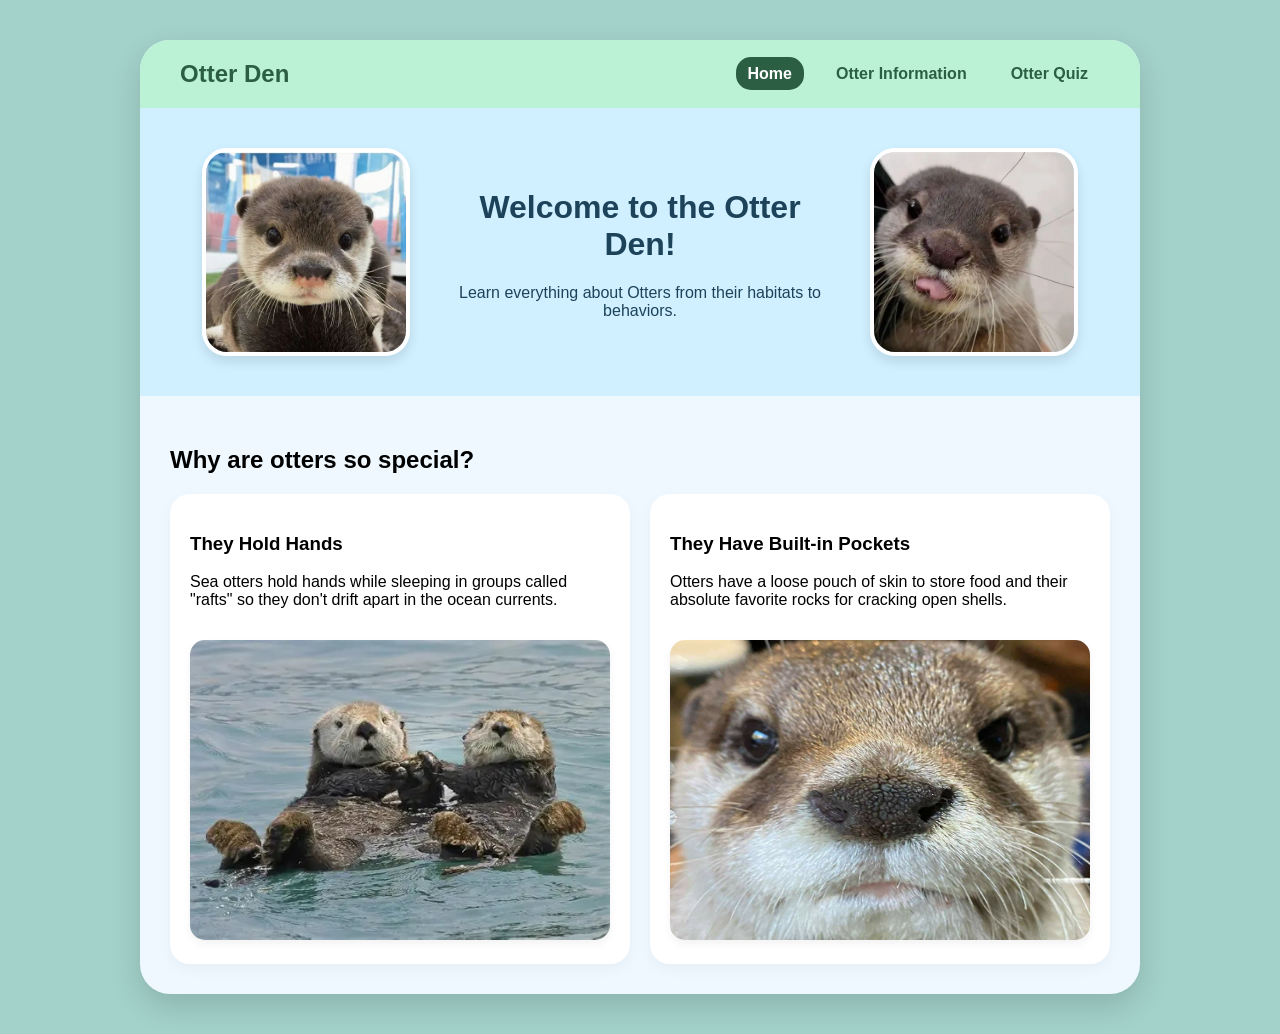
<file: index.html>
<!DOCTYPE html>
<html lang="en">
<head>
    <meta charset="UTF-8">
    <meta name="viewport" content="width=device-width, initial-scale=1.0">
    <title>OtterDen | Home</title>
    <link rel="stylesheet" href="style.css">
</head>
<body>

    <div class="main-wrapper">

        <nav class="navbar">
            <div class="logo">Otter Den</div>
            <ul class="nav-links">
                <li><a href="index.html" class="active">Home</a></li>
                <li><a href="education.html">Otter Information</a></li>
                <li><a href="quiz.html">Otter Quiz</a></li>
            </ul>
        </nav>

        <header class="hero">
            <img src="cuteotter.png" alt="Cute otter" class="hero-img">
            
            <div class="hero-text">
                <h1>Welcome to the Otter Den!</h1>
                <p>Learn everything about Otters from their habitats to behaviors.</p>
            </div>
            
            <img src="cuteotter1.png" alt="Cute otter" class="hero-img">
        </header>

        <main class="container">
    <h2>Why are otters so special?</h2>
    <div class="grid">
        
        <div class="card">
            <h3>They Hold Hands</h3>
            <p>Sea otters hold hands while sleeping in groups called "rafts" so they don't drift apart in the ocean currents.</p>
            <img src="holding-hands.jpg" alt="Two sea otters holding hands" class="card-img">
        </div>
        
        <div class="card">
            <h3>They Have Built-in Pockets</h3>
            <p>Otters have a loose pouch of skin to store food and their absolute favorite rocks for cracking open shells.</p>
            <img src="otter-pocket.jpg" alt="Otter with a rock" class="card-img">
        </div>

    </div>
</main>

    </div> </body>
</html>
</file>
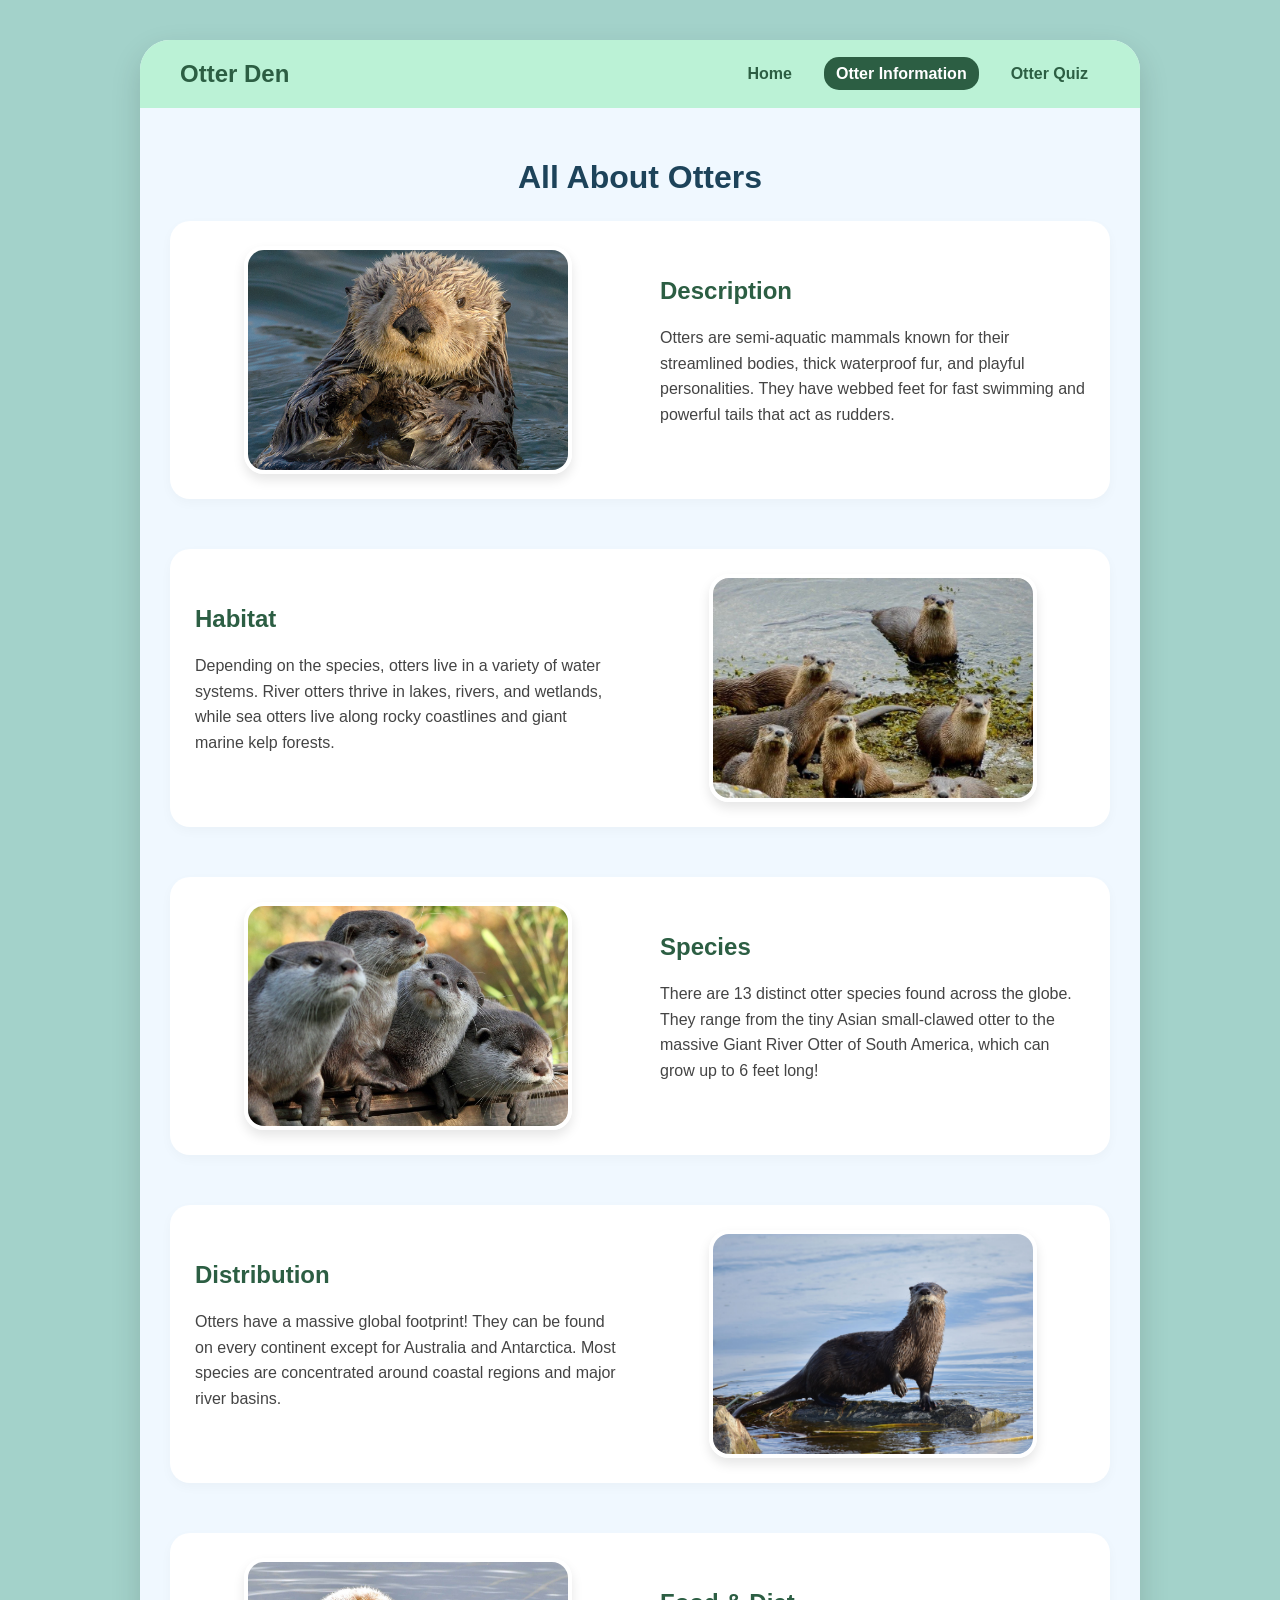
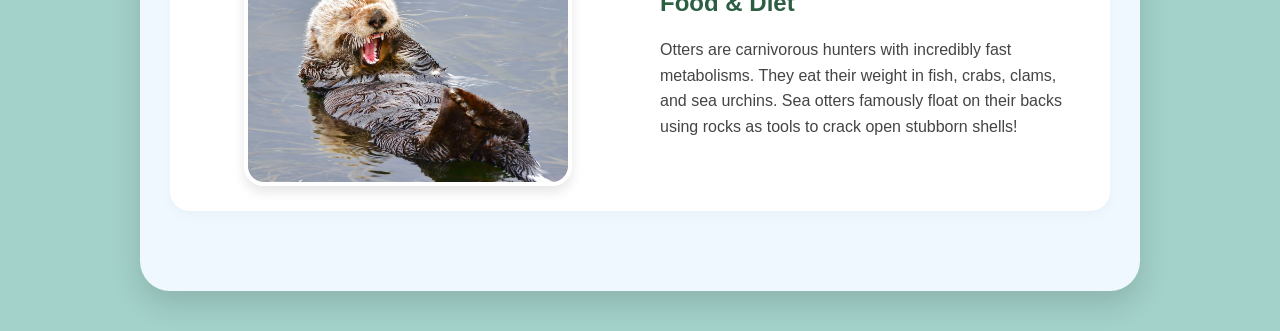
<file: education.html>
<!DOCTYPE html>
<html lang="en">
<head>
    <meta charset="UTF-8">
    <meta name="viewport" content="width=device-width, initial-scale=1.0">
    <title>OtterDen | Education</title>
    <link rel="stylesheet" href="style.css">
</head>
<body>

    <div class="main-wrapper">

        <nav class="navbar">
            <div class="logo">Otter Den</div>
            <ul class="nav-links">
                <li><a href="index.html">Home</a></li>
                <li><a href="education.html" class="active">Otter Information</a></li>
                <li><a href="quiz.html">Otter Quiz</a></li>
            </ul>
        </nav>

        <main class="container">
            <h1 class="center-text">All About Otters</h1>
            
            <div class="edu-row">
                <div class="edu-text">
                    <h2>Description</h2>
                    <p>Otters are semi-aquatic mammals known for their streamlined bodies, thick waterproof fur, and playful personalities. They have webbed feet for fast swimming and powerful tails that act as rudders.</p>
                </div>
                <div class="edu-image-box">
                    <img src="otterdescripiton.jpg" alt="Otter description photo" class="edu-img">
                </div>
            </div>

            <div class="edu-row">
                <div class="edu-text">
                    <h2>Habitat</h2>
                    <p>Depending on the species, otters live in a variety of water systems. River otters thrive in lakes, rivers, and wetlands, while sea otters live along rocky coastlines and giant marine kelp forests.</p>
                </div>
                <div class="edu-image-box">
                    <img src="otterhabitat.jpg" alt="Otter habitat photo" class="edu-img">
                </div>
            </div>

            <div class="edu-row">
                <div class="edu-text">
                    <h2>Species</h2>
                    <p>There are 13 distinct otter species found across the globe. They range from the tiny Asian small-clawed otter to the massive Giant River Otter of South America, which can grow up to 6 feet long!</p>
                </div>
                <div class="edu-image-box">
                    <img src="otter-species.jpg" alt="Otter species photo" class="edu-img">
                </div>
            </div>

            <div class="edu-row">
                <div class="edu-text">
                    <h2>Distribution</h2>
                    <p>Otters have a massive global footprint! They can be found on every continent except for Australia and Antarctica. Most species are concentrated around coastal regions and major river basins.</p>
                </div>
                <div class="edu-image-box">
                    <img src="otter-distribution.jpg" alt="Otter distribution photo" class="edu-img">
                </div>
            </div>

            <div class="edu-row">
                <div class="edu-text">
                    <h2>Food & Diet</h2>
                    <p>Otters are carnivorous hunters with incredibly fast metabolisms. They eat their weight in fish, crabs, clams, and sea urchins. Sea otters famously float on their backs using rocks as tools to crack open stubborn shells!</p>
                </div>
                <div class="edu-image-box">
                    <img src="otter-food.jpg" alt="Otter eating photo" class="edu-img">
                </div>
            </div>

        </main>

    </div>

</body>
</html>
</file>
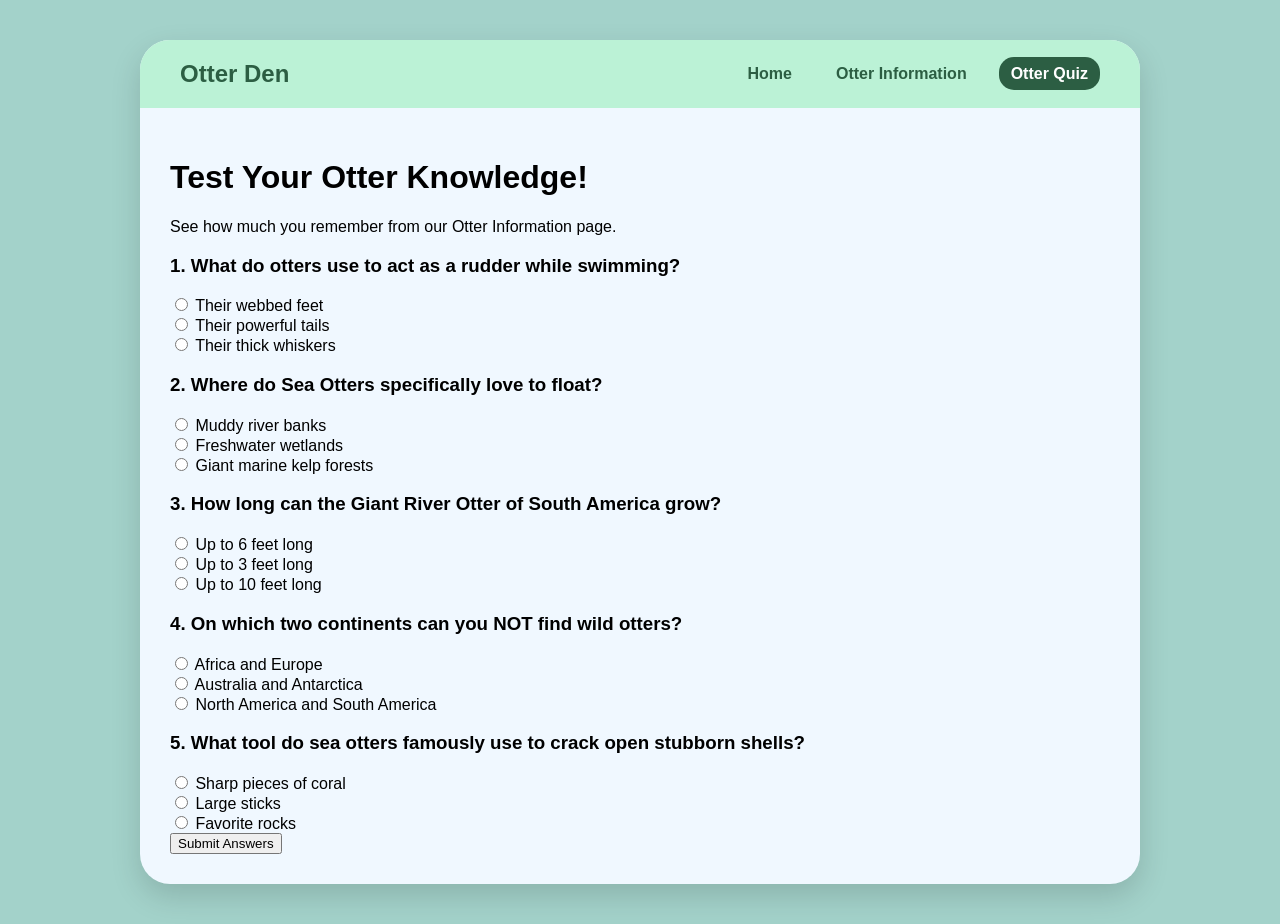
<file: quiz.html>
<!DOCTYPE html>
<html lang="en">
<head>
    <meta charset="UTF-8">
    <meta name="viewport" content="width=device-width, initial-scale=1.0">
    <title>OtterDen | Quiz</title>
    <link rel="stylesheet" href="style.css">
</head>
<body>

    <div class="main-wrapper">

        <nav class="navbar">
            <div class="logo">Otter Den</div>
            <ul class="nav-links">
                <li><a href="index.html">Home</a></li>
                <li><a href="education.html">Otter Information</a></li>
                <li><a href="quiz.html" class="active">Otter Quiz</a></li>
            </ul>
        </nav>

        <main class="container">
            <h1>Test Your Otter Knowledge!</h1>
            <p>See how much you remember from our Otter Information page.</p>
            
            <div class="quiz-box">
                <div class="quiz-question">
                    <h3>1. What do otters use to act as a rudder while swimming?</h3>
                    <label><input type="radio" name="q1" value="wrong"> Their webbed feet</label><br>
                    <label><input type="radio" name="q1" value="correct"> Their powerful tails</label><br>
                    <label><input type="radio" name="q1" value="wrong"> Their thick whiskers</label>
                </div>

                <div class="quiz-question">
                    <h3>2. Where do Sea Otters specifically love to float?</h3>
                    <label><input type="radio" name="q2" value="wrong"> Muddy river banks</label><br>
                    <label><input type="radio" name="q2" value="wrong"> Freshwater wetlands</label><br>
                    <label><input type="radio" name="q2" value="correct"> Giant marine kelp forests</label>
                </div>

                <div class="quiz-question">
                    <h3>3. How long can the Giant River Otter of South America grow?</h3>
                    <label><input type="radio" name="q3" value="correct"> Up to 6 feet long</label><br>
                    <label><input type="radio" name="q3" value="wrong"> Up to 3 feet long</label><br>
                    <label><input type="radio" name="q3" value="wrong"> Up to 10 feet long</label>
                </div>

                <div class="quiz-question">
                    <h3>4. On which two continents can you NOT find wild otters?</h3>
                    <label><input type="radio" name="q4" value="wrong"> Africa and Europe</label><br>
                    <label><input type="radio" name="q4" value="correct"> Australia and Antarctica</label><br>
                    <label><input type="radio" name="q4" value="wrong"> North America and South America</label>
                </div>

                <div class="quiz-question">
                    <h3>5. What tool do sea otters famously use to crack open stubborn shells?</h3>
                    <label><input type="radio" name="q5" value="wrong"> Sharp pieces of coral</label><br>
                    <label><input type="radio" name="q5" value="wrong"> Large sticks</label><br>
                    <label><input type="radio" name="q5" value="correct"> Favorite rocks</label>
                </div>

                <button class="quiz-btn" onclick="submitQuiz()">Submit Answers</button>
            </div>

            <div id="quiz-result" class="result-box"></div>
        </main>

    </div> 

    <script>
        function submitQuiz() {
            let score = 0;
            const totalQuestions = 5;

            // Loop through each question to see if the checked option has value="correct"
            for (let i = 1; i <= totalQuestions; i++) {
                const answer = document.querySelector(`input[name="q${i}"]:checked`);
                if (answer && answer.value === "correct") {
                    score++;
                }
            }

            // Generate customized feedback message based on score
            const resultDiv = document.getElementById('quiz-result');
            let feedback = "";

            if (score === totalQuestions) {
                feedback = `<h3>Perfect Score! ${score}/${totalQuestions}</h3><p>You're an official Otter Expert! Excellent job reading the facts.</p>`;
                resultDiv.style.backgroundColor = "#e3faf2"; // Soft mint green
            } else if (score >= 3) {
                feedback = `<h3>Great Job! ${score}/${totalQuestions}</h3><p>You know your stuff, but you missed a couple. Re-read the information page to get a perfect score!</p>`;
                resultDiv.style.backgroundColor = "#e8f4fd"; // Soft blue
            } else {
                feedback = `<h3>Keep Swimming! ${score}/${totalQuestions}</h3><p>Try reading the Otter Information page again to discover more about these amazing animals!</p>`;
                resultDiv.style.backgroundColor = "#ffebe6"; // Soft red/pink
            }

            resultDiv.innerHTML = feedback;
            resultDiv.style.display = "block";
            
            // Smoothly scroll down to the results box
            resultDiv.scrollIntoView({ behavior: 'smooth' });
        }
    </script>

</body>
</html>
</file>
<file: style.css>
/* Outer Background styling */
body {
    font-family: 'Segoe UI', Tahoma, Geneva, Verdana, sans-serif;
    background-color: #a3d2ca; /* Cute ocean/river pastel color for the outer background */
    margin: 0;
    padding: 40px 0; /* Adds spacing at the very top and bottom of the screen */
    display: flex;
    justify-content: center;
}

/* The Central Rectangle Wrapper */
.main-wrapper {
    background-color: #f0f8ff; /* Soft pastel water blue inside the rectangle */
    width: 90%;
    max-width: 1000px; /* Limits how wide the rectangle gets on big screens */
    border-radius: 30px; /* Rounds the corners of your main website rectangle */
    overflow: hidden; /* Ensures the header/navbar corners match the wrapper radius */
    box-shadow: 0 12px 30px rgba(0, 0, 0, 0.15); /* Makes the rectangle pop off the background */
}

/* Content Container Padding */
.container {
    padding: 30px;
}

/* Cute Navbar */
.navbar {
    background-color: #bbf2d6; /* Soft mint green */
    display: flex;
    justify-content: space-between;
    align-items: center;
    padding: 20px 40px;
}

.logo {
    font-size: 24px;
    font-weight: bold;
    color: #2c5e43;
}

.nav-links {
    list-style: none;
    display: flex;
    gap: 20px;
    margin: 0;
    padding: 0;
}

.nav-links a {
    text-decoration: none;
    color: #2c5e43;
    font-weight: 600;
    padding: 8px 12px;
    border-radius: 15px;
    transition: 0.3s;
}

.nav-links a:hover, .nav-links a.active {
    background-color: #2c5e43;
    color: white;
}

/* Hero Section with Side-by-Side Images */
.hero {
    background-color: #d0efff;
    padding: 40px 20px;
    color: #1d435a;
    display: flex;
    align-items: center;
    justify-content: center;
    gap: 30px;
}

.hero-text {
    text-align: center;
    max-width: 400px;
}

/* Rounded styling for both side images */
.hero-img {
    width: 200px;
    height: 200px;
    object-fit: cover;
    border-radius: 25px;
    box-shadow: 0 6px 12px rgba(0, 0, 0, 0.1);
    border: 4px solid white;
}

/* Grid layout for cards */
.grid {
    display: flex;
    gap: 20px;
    margin-top: 20px;
}

.card {
    background: white;
    padding: 20px;
    border-radius: 20px;
    box-shadow: 0 5px 15px rgba(0,0,0,0.04);
    flex: 1;
}


.center-text {
    text-align: center;
    color: #1d435a;
    margin-bottom: 25px;
}

/* Educational Alternating Rows */
.edu-row {
    display: flex;
    align-items: center;
    gap: 40px;
    margin-bottom: 50px;
    background: white;
    padding: 25px;
    border-radius: 20px;
    box-shadow: 0 4px 12px rgba(0,0,0,0.03);
}

/* THE MAGIC: This targets every even row (2nd, 4th, etc.) and flips the order! */
.edu-row:nth-child(even) {
    flex-direction: row-reverse;
}

.edu-text {
    flex: 1;
}

.edu-text h2 {
    color: #2c5e43;
    margin-top: 0;
    font-size: 24px;
}

.edu-text p {
    line-height: 1.6;
    color: #444;
}

.edu-image-box {
    flex: 1;
    display: flex;
    justify-content: center;
}

/* Beautiful Rounded Images for the sections */
.edu-img {
    width: 100%;
    max-width: 320px;
    height: 220px;
    object-fit: cover; /* Keeps the otter pictures from getting squished */
    border-radius: 20px;
    box-shadow: 0 6px 12px rgba(0,0,0,0.1);
    border: 4px solid #fff;
}

/* Styling for the images inside the cards */
.card-img {
    width: 100%;          /* Makes the image stretch to perfectly fit the card width */
    height: 300px;        /* Sets a clean, standard height for both photos */   /* Prevents the images from stretching or looking squished */
    border-radius: 15px;  /* Rounds the corners nicely to match the cards */
    margin-top: 15px;     /* Adds a cute gap between the paragraph text and the photo */
    box-shadow: 0 4px 8px rgba(0, 0, 0, 0.05); /* Soft shadow for a clean look */
}
</file>
